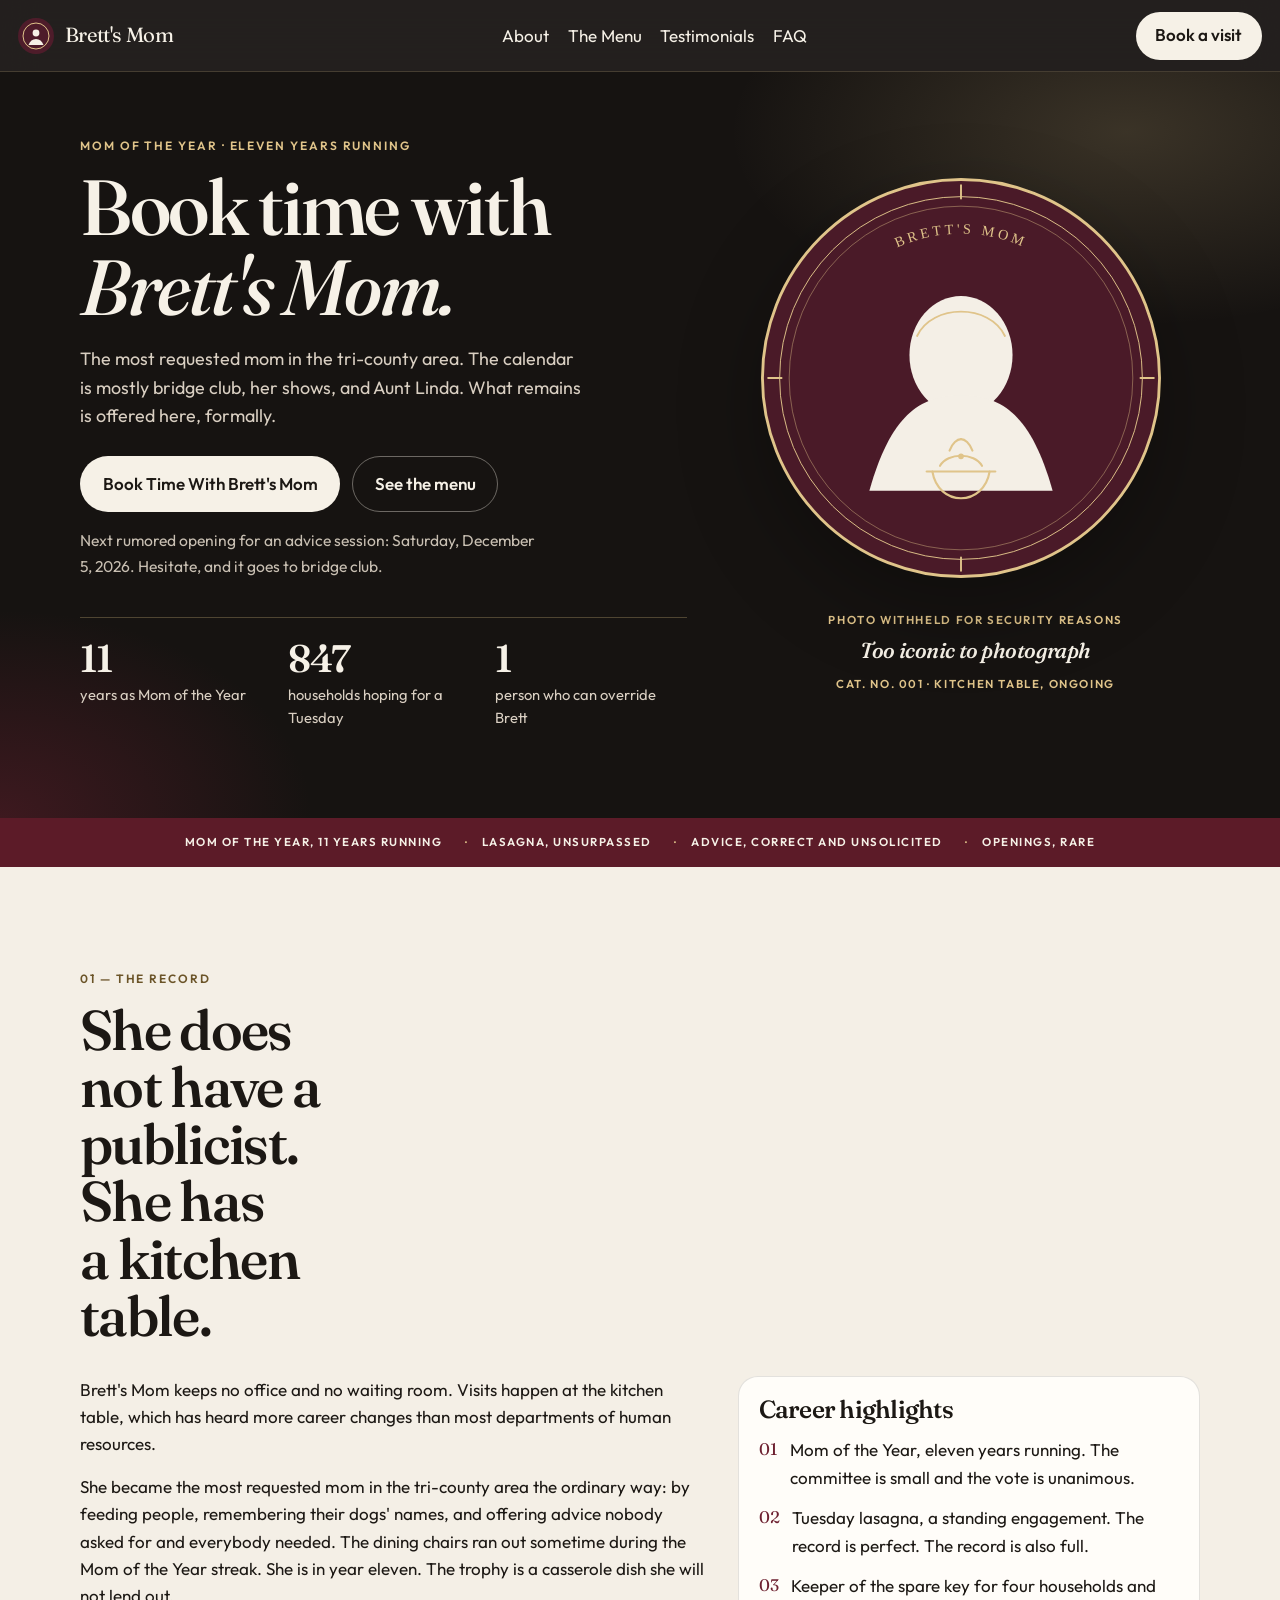
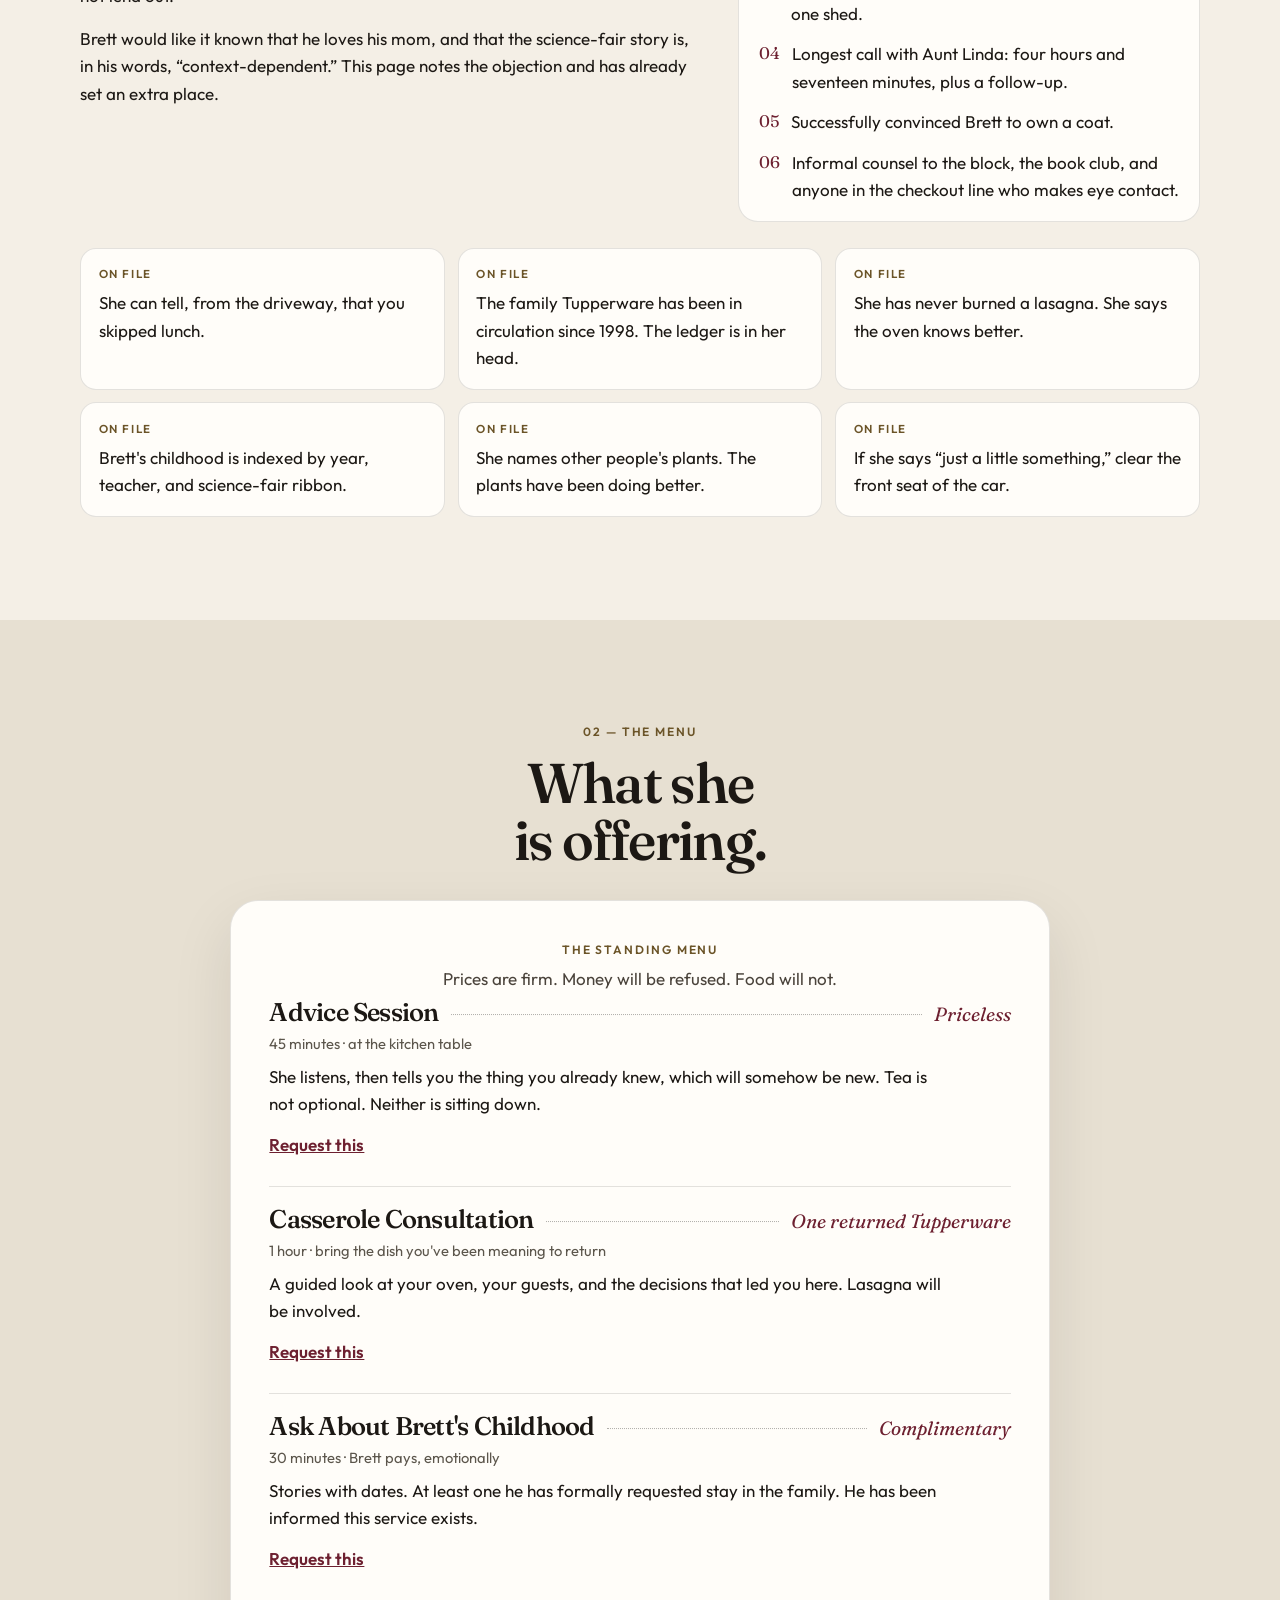
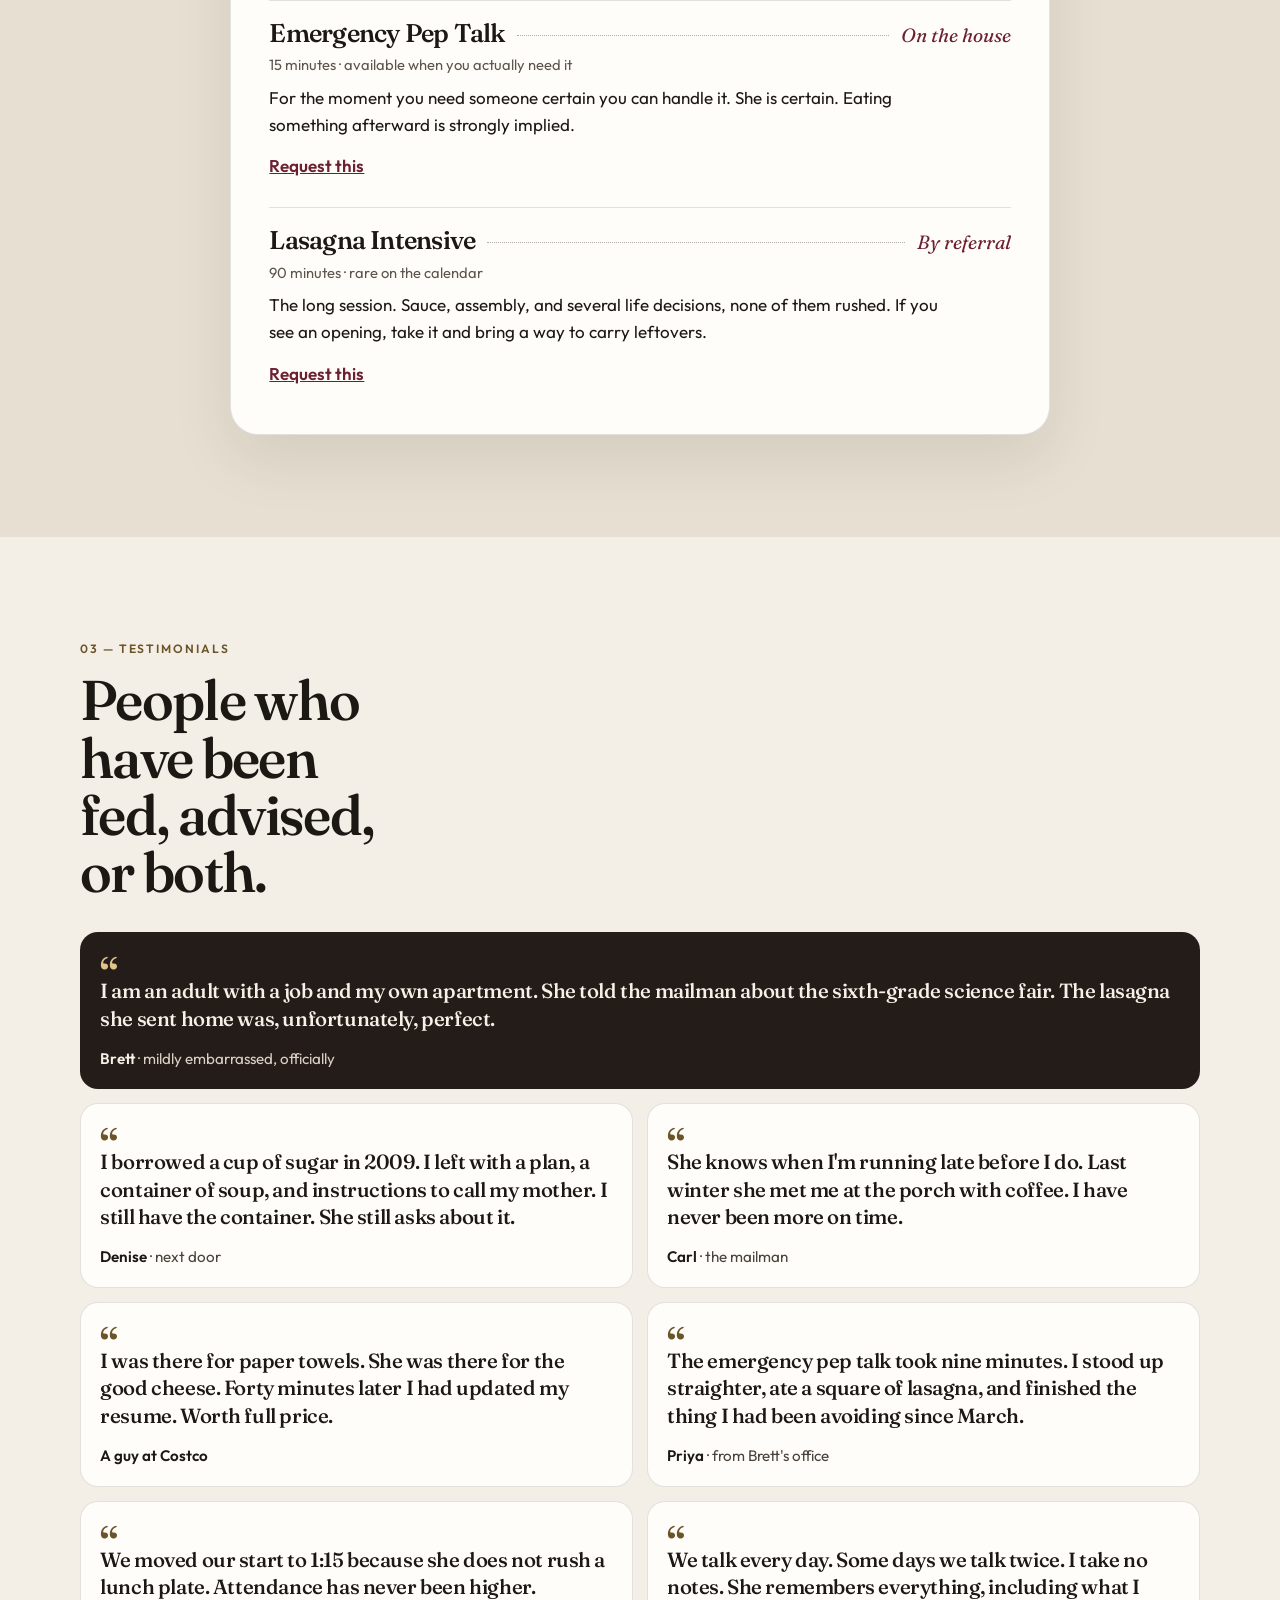
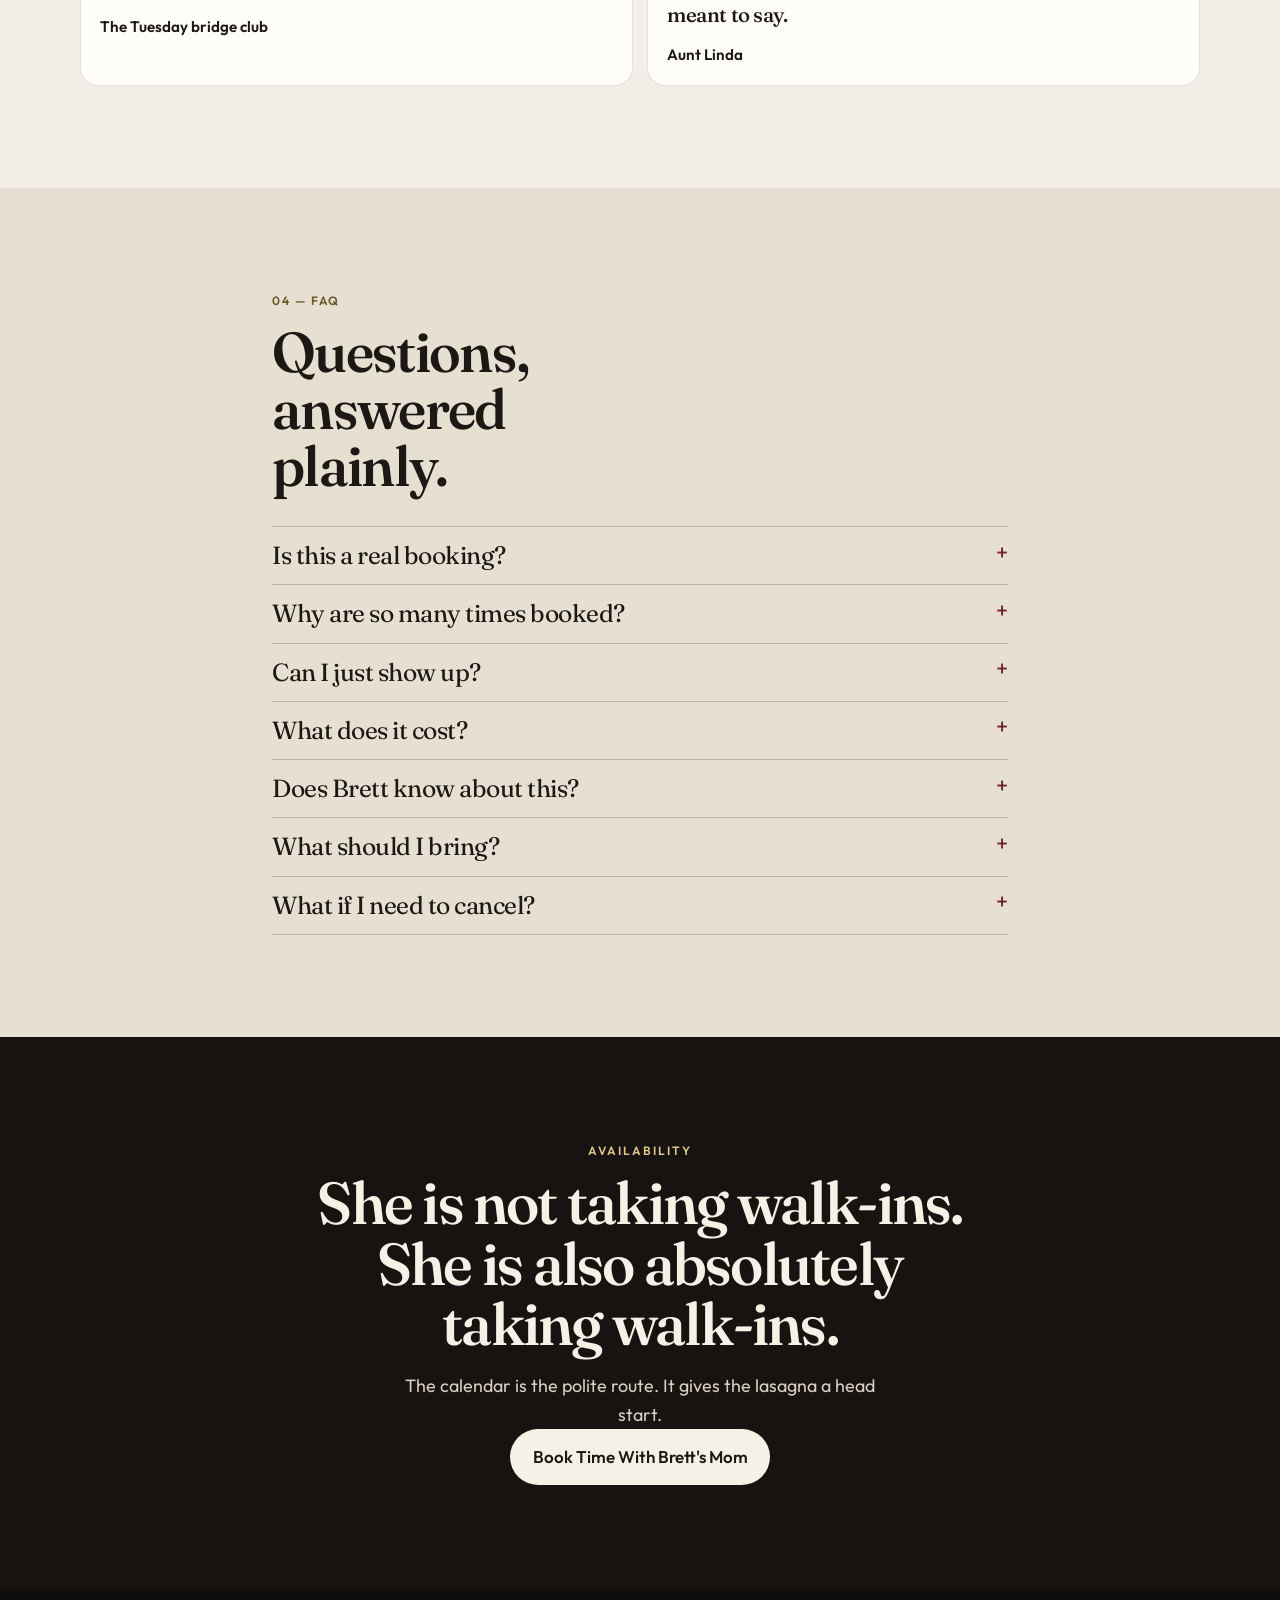
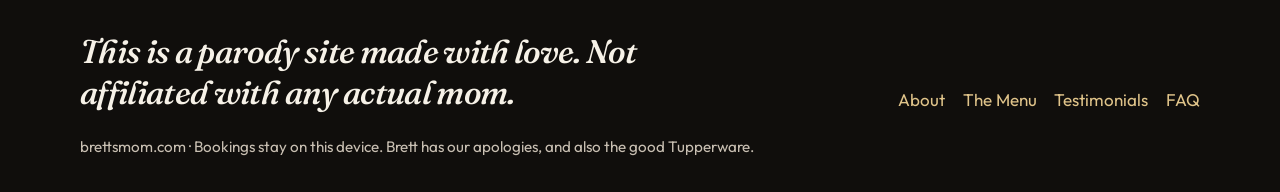
<file: index.html>
<!DOCTYPE html>
<html lang="en">
<head>
  <meta charset="utf-8">
  <meta name="viewport" content="width=device-width, initial-scale=1">
  <title>Brett's Mom — Book Time</title>
  <meta name="description" content="Request an audience with Brett's Mom. Mom of the Year, eleven years running. Advice, casseroles, and almost no open appointments.">
  <link rel="canonical" href="https://brettsmom.com/">
  <meta name="theme-color" content="#161311">
  <meta property="og:title" content="Brett's Mom — Book Time">
  <meta property="og:description" content="The most requested mom in the tri-county area. Limited availability. Unlimited casseroles. Brett has asked us to stop.">
  <meta property="og:type" content="website">
  <meta property="og:url" content="https://brettsmom.com/">
  <meta property="og:image" content="https://brettsmom.com/assets/og.png">
  <meta property="og:image:width" content="1200">
  <meta property="og:image:height" content="630">
  <meta property="og:image:alt" content="Brett's Mom. Book time. Mom of the Year, eleven years running.">
  <meta name="twitter:card" content="summary_large_image">
  <meta name="twitter:title" content="Brett's Mom — Book Time">
  <meta name="twitter:description" content="The most requested mom in the tri-county area. Limited availability. Unlimited casseroles.">
  <meta name="twitter:image" content="https://brettsmom.com/assets/og.png">
  <link rel="icon" href="favicon.svg" type="image/svg+xml">
  <link rel="icon" href="assets/favicon-32.png" sizes="32x32" type="image/png">
  <link rel="apple-touch-icon" href="assets/apple-touch-icon.png">
  <link rel="preconnect" href="https://fonts.googleapis.com">
  <link rel="preconnect" href="https://fonts.gstatic.com" crossorigin>
  <link href="https://fonts.googleapis.com/css2?family=Fraunces:ital,opsz,wght@0,9..144,500;0,9..144,600;0,9..144,700;1,9..144,500;1,9..144,600&family=Outfit:wght@400;500;600&display=swap" rel="stylesheet">
  <link rel="stylesheet" href="css/styles.css">
  <script>document.documentElement.classList.add("js");</script>
  <style>
    .nav-toggle { display: none; }
    .js .book-fallback { display: none; }
    .js .faq-panel { display: none; }
    .js .faq-item.is-open .faq-panel { display: block; }
  </style>
</head>
<body>
  <a class="skip" href="#content">Skip to content</a>
  <noscript class="noscript">JavaScript is off, so the calendar stays closed. Nothing would have been sent either way.</noscript>

  <header class="site-header" id="top" data-inert-root>
    <a class="brand" href="#top">
      <svg class="brand-mark" viewBox="0 0 36 36" aria-hidden="true">
        <rect width="36" height="36" rx="18" fill="#4e1c2a"/>
        <circle cx="18" cy="18" r="13" fill="none" stroke="#e0c48a" stroke-width="1"/>
        <circle cx="18" cy="15" r="3.4" fill="#f6f1e7"/>
        <path d="M10.5 27c1.4-4 4-6 7.5-6s6.1 2 7.5 6" fill="#f6f1e7"/>
      </svg>
      <span>Brett's Mom</span>
    </a>
    <nav class="primary-nav" aria-label="Primary">
      <ul id="nav-links" class="nav-links" data-nav-links>
        <li><a href="#about">About</a></li>
        <li><a href="#menu">The Menu</a></li>
        <li><a href="#stories">Testimonials</a></li>
        <li><a href="#questions">FAQ</a></li>
      </ul>
    </nav>
    <div class="header-actions">
      <a class="btn btn-light nav-cta" href="#book" data-book>
        <span class="nav-cta-long">Book a visit</span>
        <span class="nav-cta-short">Book</span>
      </a>
      <button type="button" class="nav-toggle" data-nav-toggle aria-expanded="false" aria-controls="nav-links">Menu</button>
    </div>
  </header>

  <main id="content" data-inert-root>
    <section class="hero" aria-labelledby="hero-title">
      <div class="wrap hero-grid">
        <div>
          <div class="return-banner" id="return-banner" hidden>
            <p id="return-copy"></p>
            <button type="button" id="return-view">View confirmation</button>
          </div>
          <p class="eyebrow">Mom of the Year · eleven years running</p>
          <h1 id="hero-title">Book time with<br><em>Brett's Mom.</em></h1>
          <p class="dek">The most requested mom in the tri-county area. The calendar is mostly bridge club, her shows, and Aunt Linda. What remains is offered here, formally.</p>
          <div class="hero-actions">
            <a class="btn btn-light btn-large" href="#book" data-book>Book Time With Brett's Mom</a>
            <a class="btn btn-ghost btn-large" href="#menu">See the menu</a>
          </div>
          <p class="whisper" id="next-opening" hidden></p>
          <ul class="stats">
            <li><strong>11</strong><span>years as Mom of the Year</span></li>
            <li><strong>847</strong><span>households hoping for a Tuesday</span></li>
            <li><strong>1</strong><span>person who can override Brett</span></li>
          </ul>
        </div>
        <figure class="portrait">
          <svg class="seal" viewBox="0 0 440 440" role="img" aria-label="Cameo placeholder. No photograph.">
            <circle cx="220" cy="220" r="208" fill="#4a1a28"/>
            <circle cx="220" cy="220" r="208" fill="none" stroke="#e0c48a" stroke-width="3"/>
            <circle cx="220" cy="220" r="190" fill="none" stroke="#e0c48a" stroke-width="1"/>
            <circle cx="220" cy="220" r="180" fill="none" stroke="#e0c48a" stroke-width="0.6" opacity="0.75"/>
            <g stroke="#e0c48a" stroke-width="2" stroke-linecap="round">
              <path d="M220 18 v14"/>
              <path d="M220 408 v14"/>
              <path d="M18 220 h14"/>
              <path d="M408 220 h14"/>
            </g>
            <path id="sealArc" d="M72,168 A160,160 0 0 1 368,168" fill="none"/>
            <text fill="#e0c48a" font-family="Georgia, 'Iowan Old Style', serif" font-size="15" letter-spacing="3.5">
              <textPath href="#sealArc" startOffset="50%" text-anchor="middle">BRETT'S MOM</textPath>
            </text>
            <g fill="#f4efe6">
              <ellipse cx="220" cy="196" rx="54" ry="62"/>
              <path d="M198 246h44c2 18-8 28-22 28s-24-10-22-28z"/>
              <path d="M124 338c22-78 52-100 96-100s74 22 96 100H124z"/>
            </g>
            <path d="M174 176c16-34 76-34 92 0" fill="none" stroke="#e0c48a" stroke-width="2" stroke-linecap="round"/>
            <g fill="none" stroke="#e0c48a" stroke-width="2.2" stroke-linecap="round" stroke-linejoin="round">
              <path d="M184 318h72"/>
              <path d="M190 318c3 18 16 28 30 28s27-10 30-28"/>
              <path d="M198 312c8-14 36-14 44 0"/>
              <circle cx="220" cy="302" r="3" fill="#e0c48a" stroke="none"/>
              <path d="M208 296c3-8 8-12 12-12"/>
              <path d="M232 296c-3-8-8-12-12-12"/>
            </g>
          </svg>
          <figcaption>
            <span>Photo withheld for security reasons</span>
            <strong>Too iconic to photograph</strong>
            <span class="cat-no">Cat. No. 001 · Kitchen table, ongoing</span>
          </figcaption>
        </figure>
      </div>
    </section>

    <ul class="honors" aria-label="Distinctions">
      <li>Mom of the Year, 11 years running</li>
      <li>Lasagna, unsurpassed</li>
      <li>Advice, correct and unsolicited</li>
      <li>Openings, rare</li>
    </ul>

    <section class="section" id="about" aria-labelledby="about-title">
      <div class="wrap">
        <header class="section-head">
          <p class="eyebrow">01 — The record</p>
          <h2 id="about-title">She does not have a publicist. She has a kitchen table.</h2>
        </header>
        <div class="about-grid">
          <div class="prose">
            <p>Brett's Mom keeps no office and no waiting room. Visits happen at the kitchen table, which has heard more career changes than most departments of human resources.</p>
            <p>She became the most requested mom in the tri-county area the ordinary way: by feeding people, remembering their dogs' names, and offering advice nobody asked for and everybody needed. The dining chairs ran out sometime during the Mom of the Year streak. She is in year eleven. The trophy is a casserole dish she will not lend out.</p>
            <p>Brett would like it known that he loves his mom, and that the science-fair story is, in his words, “context-dependent.” This page notes the objection and has already set an extra place.</p>
          </div>
          <aside class="record">
            <h3>Career highlights</h3>
            <ol class="highlights">
              <li><span>01</span><p>Mom of the Year, eleven years running. The committee is small and the vote is unanimous.</p></li>
              <li><span>02</span><p>Tuesday lasagna, a standing engagement. The record is perfect. The record is also full.</p></li>
              <li><span>03</span><p>Keeper of the spare key for four households and one shed.</p></li>
              <li><span>04</span><p>Longest call with Aunt Linda: four hours and seventeen minutes, plus a follow-up.</p></li>
              <li><span>05</span><p>Successfully convinced Brett to own a coat.</p></li>
              <li><span>06</span><p>Informal counsel to the block, the book club, and anyone in the checkout line who makes eye contact.</p></li>
            </ol>
          </aside>
        </div>
        <div class="facts">
          <article class="fact"><span>On file</span><p>She can tell, from the driveway, that you skipped lunch.</p></article>
          <article class="fact"><span>On file</span><p>The family Tupperware has been in circulation since 1998. The ledger is in her head.</p></article>
          <article class="fact"><span>On file</span><p>She has never burned a lasagna. She says the oven knows better.</p></article>
          <article class="fact"><span>On file</span><p>Brett's childhood is indexed by year, teacher, and science-fair ribbon.</p></article>
          <article class="fact"><span>On file</span><p>She names other people's plants. The plants have been doing better.</p></article>
          <article class="fact"><span>On file</span><p>If she says “just a little something,” clear the front seat of the car.</p></article>
        </div>
      </div>
    </section>

    <section class="section band" id="menu" aria-labelledby="menu-title">
      <div class="wrap">
        <header class="section-head center-head">
          <p class="eyebrow">02 — The menu</p>
          <h2 id="menu-title">What she is offering.</h2>
        </header>
        <div class="menu-card">
          <p class="menu-kicker">The standing menu</p>
          <p class="menu-note">Prices are firm. Money will be refused. Food will not.</p>
          <article class="dish">
            <div class="menu-top">
              <h3>Advice Session</h3>
              <span class="leader" aria-hidden="true"></span>
              <p class="price">Priceless</p>
            </div>
            <p class="duration">45 minutes · at the kitchen table</p>
            <p class="dish-copy">She listens, then tells you the thing you already knew, which will somehow be new. Tea is not optional. Neither is sitting down.</p>
            <p><a class="text-link" href="#book" data-book data-service="advice">Request this</a></p>
          </article>
          <article class="dish">
            <div class="menu-top">
              <h3>Casserole Consultation</h3>
              <span class="leader" aria-hidden="true"></span>
              <p class="price">One returned Tupperware</p>
            </div>
            <p class="duration">1 hour · bring the dish you've been meaning to return</p>
            <p class="dish-copy">A guided look at your oven, your guests, and the decisions that led you here. Lasagna will be involved.</p>
            <p><a class="text-link" href="#book" data-book data-service="casserole">Request this</a></p>
          </article>
          <article class="dish">
            <div class="menu-top">
              <h3>Ask About Brett's Childhood</h3>
              <span class="leader" aria-hidden="true"></span>
              <p class="price">Complimentary</p>
            </div>
            <p class="duration">30 minutes · Brett pays, emotionally</p>
            <p class="dish-copy">Stories with dates. At least one he has formally requested stay in the family. He has been informed this service exists.</p>
            <p><a class="text-link" href="#book" data-book data-service="childhood">Request this</a></p>
          </article>
          <article class="dish">
            <div class="menu-top">
              <h3>Emergency Pep Talk</h3>
              <span class="leader" aria-hidden="true"></span>
              <p class="price">On the house</p>
            </div>
            <p class="duration">15 minutes · available when you actually need it</p>
            <p class="dish-copy">For the moment you need someone certain you can handle it. She is certain. Eating something afterward is strongly implied.</p>
            <p><a class="text-link" href="#book" data-book data-service="peptalk">Request this</a></p>
          </article>
          <article class="dish">
            <div class="menu-top">
              <h3>Lasagna Intensive</h3>
              <span class="leader" aria-hidden="true"></span>
              <p class="price">By referral</p>
            </div>
            <p class="duration">90 minutes · rare on the calendar</p>
            <p class="dish-copy">The long session. Sauce, assembly, and several life decisions, none of them rushed. If you see an opening, take it and bring a way to carry leftovers.</p>
            <p><a class="text-link" href="#book" data-book data-service="lasagna">Request this</a></p>
          </article>
        </div>
      </div>
    </section>

    <section class="section" id="stories" aria-labelledby="stories-title">
      <div class="wrap">
        <header class="section-head">
          <p class="eyebrow">03 — Testimonials</p>
          <h2 id="stories-title">People who have been fed, advised, or both.</h2>
        </header>
        <div class="quotes">
          <figure class="quote featured">
            <blockquote>I am an adult with a job and my own apartment. She told the mailman about the sixth-grade science fair. The lasagna she sent home was, unfortunately, perfect.</blockquote>
            <figcaption><b>Brett</b> · mildly embarrassed, officially</figcaption>
          </figure>
          <figure class="quote">
            <blockquote>I borrowed a cup of sugar in 2009. I left with a plan, a container of soup, and instructions to call my mother. I still have the container. She still asks about it.</blockquote>
            <figcaption><b>Denise</b> · next door</figcaption>
          </figure>
          <figure class="quote">
            <blockquote>She knows when I'm running late before I do. Last winter she met me at the porch with coffee. I have never been more on time.</blockquote>
            <figcaption><b>Carl</b> · the mailman</figcaption>
          </figure>
          <figure class="quote">
            <blockquote>I was there for paper towels. She was there for the good cheese. Forty minutes later I had updated my resume. Worth full price.</blockquote>
            <figcaption><b>A guy at Costco</b></figcaption>
          </figure>
          <figure class="quote">
            <blockquote>The emergency pep talk took nine minutes. I stood up straighter, ate a square of lasagna, and finished the thing I had been avoiding since March.</blockquote>
            <figcaption><b>Priya</b> · from Brett's office</figcaption>
          </figure>
          <figure class="quote">
            <blockquote>We moved our start to 1:15 because she does not rush a lunch plate. Attendance has never been higher.</blockquote>
            <figcaption><b>The Tuesday bridge club</b></figcaption>
          </figure>
          <figure class="quote">
            <blockquote>We talk every day. Some days we talk twice. I take no notes. She remembers everything, including what I meant to say.</blockquote>
            <figcaption><b>Aunt Linda</b></figcaption>
          </figure>
        </div>
      </div>
    </section>

    <section class="section band" id="questions" aria-labelledby="faq-title">
      <div class="wrap narrow">
        <header class="section-head">
          <p class="eyebrow">04 — FAQ</p>
          <h2 id="faq-title">Questions, answered plainly.</h2>
        </header>
        <div class="faq-list">
          <div class="faq-item">
            <h3><button type="button" aria-expanded="false" aria-controls="faq-1" id="faq-q1">Is this a real booking?</button></h3>
            <div class="faq-panel" id="faq-1" role="region" aria-labelledby="faq-q1">
              <p>It behaves like one. You choose a service, a day, and a time, then receive a confirmation and a calendar file. Nothing is emailed. Nothing is stored on a server. Your email is checked so the form feels finished, then forgotten. If you leave a name, this browser remembers the visit. Brett's Mom remembers either way.</p>
            </div>
          </div>
          <div class="faq-item">
            <h3><button type="button" aria-expanded="false" aria-controls="faq-2" id="faq-q2">Why are so many times booked?</button></h3>
            <div class="faq-panel" id="faq-2" role="region" aria-labelledby="faq-q2">
              <p>Bridge club. Her shows. Aunt Linda. A neighbor who only needed a minute. The open slots are the openings. Scarcity is not a strategy. It is Tuesday.</p>
            </div>
          </div>
          <div class="faq-item">
            <h3><button type="button" aria-expanded="false" aria-controls="faq-3" id="faq-q3">Can I just show up?</button></h3>
            <div class="faq-panel" id="faq-3" role="region" aria-labelledby="faq-q3">
              <p>People do. She will act as if she had been hoping someone would. The calendar exists so the lasagna can be timed.</p>
            </div>
          </div>
          <div class="faq-item">
            <h3><button type="button" aria-expanded="false" aria-controls="faq-4" id="faq-q4">What does it cost?</button></h3>
            <div class="faq-panel" id="faq-4" role="region" aria-labelledby="faq-q4">
              <p>Priceless, complimentary, or one returned piece of Tupperware, depending on the service. She will refuse actual money and then send you home with food that exceeds it.</p>
            </div>
          </div>
          <div class="faq-item">
            <h3><button type="button" aria-expanded="false" aria-controls="faq-5" id="faq-q5">Does Brett know about this?</button></h3>
            <div class="faq-panel" id="faq-5" role="region" aria-labelledby="faq-q5">
              <p>He does now. A confirmed visit notes that he has been notified. He is not happy. He will still eat.</p>
            </div>
          </div>
          <div class="faq-item">
            <h3><button type="button" aria-expanded="false" aria-controls="faq-6" id="faq-q6">What should I bring?</button></h3>
            <div class="faq-panel" id="faq-6" role="region" aria-labelledby="faq-q6">
              <p>A story, an appetite, and any Tupperware you have been meaning to return. Please do not bring a camera. The portrait is withheld for security reasons, and also because it is too iconic to photograph.</p>
            </div>
          </div>
          <div class="faq-item">
            <h3><button type="button" aria-expanded="false" aria-controls="faq-7" id="faq-q7">What if I need to cancel?</button></h3>
            <div class="faq-panel" id="faq-7" role="region" aria-labelledby="faq-q7">
              <p>Life happens. She will say “don't be silly,” and she will mean it. Cancel anyway, so the opening can go to someone whose casserole situation is more urgent. There is no office to call. Closing the calendar file is enough. She already knows.</p>
            </div>
          </div>
        </div>
      </div>
    </section>

    <section class="closing" aria-labelledby="closing-title">
      <div class="wrap narrow">
        <p class="eyebrow">Availability</p>
        <h2 id="closing-title">She is not taking walk&#8209;ins. She is also absolutely taking walk&#8209;ins.</h2>
        <p class="dek">The calendar is the polite route. It gives the lasagna a head start.</p>
        <a class="btn btn-light btn-large" href="#book" data-book>Book Time With Brett's Mom</a>
      </div>
    </section>

    <section class="section book-fallback" id="book">
      <div class="wrap narrow">
        <h2>The calendar opens in this browser.</h2>
        <p class="dek">Turn on JavaScript to request a visit. No account, no message sent, no server. She would have preferred you simply knock.</p>
      </div>
    </section>
  </main>

  <footer class="site-footer" data-inert-root>
    <div class="wrap footer-grid">
      <p class="disclaimer">This is a parody site made with love. Not affiliated with any actual mom.</p>
      <ul class="footer-links">
        <li><a href="#about">About</a></li>
        <li><a href="#menu">The Menu</a></li>
        <li><a href="#stories">Testimonials</a></li>
        <li><a href="#questions">FAQ</a></li>
      </ul>
    </div>
    <div class="wrap">
      <p class="footer-note">brettsmom.com · Bookings stay on this device. Brett has our apologies, and also the good Tupperware.</p>
    </div>
  </footer>

  <div class="booking" id="booking" hidden>
    <div class="booking-dialog" role="dialog" aria-modal="true" aria-labelledby="booking-title">
      <div class="booking-top">
        <p class="booking-brand">Brett's Mom</p>
        <button type="button" class="btn btn-quiet" data-close>Close</button>
      </div>
      <div class="booking-layout">
        <aside id="booking-summary" class="booking-summary"></aside>
        <div id="booking-root" class="booking-main"></div>
      </div>
    </div>
  </div>

  <script type="module" src="js/site.js"></script>
  <script type="module" src="js/booking.js"></script>
</body>
</html>
</file>
<file: css/styles.css>
:root {
  --bg: #161311;
  --bg-deep: #100e0c;
  --paper: #f4efe6;
  --paper-deep: #e7e0d2;
  --card: #fffdf9;
  --ink: #1c1814;
  --ink-soft: #4a433b;
  --muted: #5c564c;
  --line: rgba(28, 24, 20, 0.12);
  --line-strong: rgba(28, 24, 20, 0.22);
  --oxblood: #6d2030;
  --oxblood-deep: #5c1b28;
  --brass: #e0c48a;
  --brass-deep: #6b5428;
  --cream: #f6f1e7;
  --serif: "Fraunces", "Iowan Old Style", Palatino, "Palatino Linotype", Georgia, serif;
  --sans: "Outfit", "Avenir Next", "Segoe UI", sans-serif;
  --mono: ui-monospace, "SFMono-Regular", Menlo, Consolas, monospace;
  --content: 1120px;
  --shadow: 0 24px 60px rgba(28, 24, 20, 0.1);
  color-scheme: light;
}

*,
*::before,
*::after { box-sizing: border-box; }

[hidden] { display: none !important; }

html { scroll-behavior: smooth; }

body {
  margin: 0;
  font-family: var(--sans);
  font-size: 1.0625rem;
  line-height: 1.6;
  color: var(--ink);
  background: var(--paper);
}

h1, h2, h3, p, ul, ol, figure, blockquote, dl, dd { margin: 0; }

h1, h2, h3 {
  font-family: var(--serif);
  font-weight: 560;
  letter-spacing: -0.03em;
  line-height: 1.02;
  text-wrap: balance;
  hyphens: none;
}

button, input { font: inherit; color: inherit; }

button { cursor: pointer; }
button:disabled,
.btn:disabled {
  cursor: not-allowed;
  opacity: 0.42;
}

::selection { background: #ead7c2; color: var(--ink); }

:focus-visible {
  outline: 2px solid var(--oxblood);
  outline-offset: 3px;
}

.nav :focus-visible,
.hero :focus-visible,
.closing :focus-visible,
.site-footer :focus-visible,
.honors :focus-visible {
  outline-color: var(--brass);
}

.skip {
  position: absolute;
  left: 1rem;
  top: -4rem;
  z-index: 100;
  background: white;
  color: var(--ink);
  padding: 0.55rem 0.8rem;
  border-radius: 8px;
}

.skip:focus { top: 0.75rem; }

.sr-only {
  position: absolute;
  width: 1px;
  height: 1px;
  padding: 0;
  margin: -1px;
  overflow: hidden;
  clip: rect(0, 0, 0, 0);
  white-space: nowrap;
  border: 0;
}

.wrap {
  width: min(var(--content), calc(100% - 2.5rem));
  margin-inline: auto;
}

.narrow { max-width: 46rem; }

.section { padding: clamp(4rem, 8vw, 6.75rem) 0; }

.band { background: var(--paper-deep); }

.eyebrow {
  margin-bottom: 0.8rem;
  font-size: 0.75rem;
  font-weight: 600;
  letter-spacing: 0.16em;
  text-transform: uppercase;
  color: var(--brass-deep);
}

.section-head { max-width: 18em; margin-bottom: 2rem; }
.center-head { margin-inline: auto; text-align: center; }

.section-head h2 { font-size: clamp(2.15rem, 4.4vw, 3.5rem); }

.btn {
  display: inline-flex;
  align-items: center;
  justify-content: center;
  gap: 0.5rem;
  min-height: 48px;
  padding: 0.7rem 1.15rem;
  border-radius: 999px;
  border: 1px solid transparent;
  text-decoration: none;
  font-weight: 560;
  line-height: 1.2;
  text-align: center;
}

.btn-large { min-height: 56px; padding-inline: 1.35rem; }

.btn-light { background: var(--cream); color: var(--ink); }
.btn-light:hover { background: white; }

.btn-solid { background: var(--oxblood); color: white; }
.btn-solid:hover { background: #571826; }

.btn-quiet {
  background: transparent;
  color: var(--ink);
  border-color: var(--line-strong);
}

.btn-quiet:hover { background: rgba(28, 24, 20, 0.04); }

.btn-ghost {
  background: transparent;
  color: var(--cream);
  border-color: rgba(246, 241, 231, 0.38);
}

.btn-ghost:hover { border-color: var(--brass); color: var(--brass); }

.nav-cta-short { display: none; }

.site-header {
  position: sticky;
  top: 0;
  z-index: 30;
  display: flex;
  align-items: center;
  justify-content: space-between;
  gap: 1rem;
  min-height: 72px;
  padding: 0.45rem 1.15rem;
  background: rgba(22, 19, 17, 0.94);
  color: var(--cream);
  border-bottom: 1px solid rgba(224, 196, 138, 0.18);
  backdrop-filter: blur(16px);
}

.brand {
  display: inline-flex;
  align-items: center;
  gap: 0.65rem;
  color: inherit;
  text-decoration: none;
  font-family: var(--serif);
  font-size: 1.28rem;
  letter-spacing: -0.03em;
  white-space: nowrap;
}

.brand-mark { width: 36px; height: 36px; flex: none; }

.nav-links {
  display: flex;
  gap: 0.15rem 1.15rem;
  list-style: none;
  padding: 0;
}

.nav-links a {
  color: inherit;
  text-decoration: none;
  min-height: 44px;
  display: inline-flex;
  align-items: center;
}

.nav-links a:hover { color: var(--brass); }

.header-actions { display: flex; align-items: center; gap: 0.5rem; }

.nav-toggle {
  display: none;
  min-height: 44px;
  padding: 0 0.9rem;
  border-radius: 999px;
  border: 1px solid rgba(246, 241, 231, 0.32);
  background: transparent;
  color: inherit;
}

.hero {
  background:
    radial-gradient(ellipse 50% 42% at 88% 8%, rgba(224, 196, 138, 0.18), transparent 62%),
    radial-gradient(ellipse 42% 48% at 0% 100%, rgba(109, 32, 48, 0.45), transparent 58%),
    var(--bg);
  color: var(--cream);
  padding: clamp(2.2rem, 5vw, 4.5rem) 0 clamp(3rem, 7vw, 5.5rem);
}

.hero-grid {
  display: grid;
  gap: clamp(2rem, 5vw, 4rem);
  align-items: center;
}

.hero .eyebrow { color: var(--brass); }

.hero h1 {
  font-size: clamp(2.85rem, 6.1vw, 5.9rem);
  font-weight: 560;
}

.hero h1 em { font-style: italic; font-weight: 520; }

.dek {
  max-width: 42ch;
  margin-top: 1.1rem;
  color: var(--ink-soft);
  font-size: 1.12rem;
}

.hero .dek,
.closing .dek { color: #d9cfc2; }

.hero-actions {
  display: flex;
  flex-wrap: wrap;
  gap: 0.75rem;
  margin-top: 1.6rem;
}

.whisper {
  max-width: 46ch;
  margin-top: 1rem;
  color: #c8bfb2;
  font-size: 0.98rem;
}

.return-banner {
  display: flex;
  flex-wrap: wrap;
  align-items: center;
  justify-content: space-between;
  gap: 0.75rem 1rem;
  margin-bottom: 1.5rem;
  padding: 0.8rem 0.95rem;
  border: 1px solid rgba(224, 196, 138, 0.35);
  border-radius: 14px;
  background: rgba(224, 196, 138, 0.08);
}

.return-banner p { margin: 0; }

.return-banner button {
  min-height: 40px;
  padding: 0.35rem 0.85rem;
  border-radius: 999px;
  border: 1px solid rgba(224, 196, 138, 0.55);
  background: transparent;
  color: var(--brass);
}

.stats {
  display: grid;
  grid-template-columns: repeat(3, minmax(0, 1fr));
  gap: 1rem;
  margin: 2.4rem 0 0;
  padding: 1.3rem 0 0;
  border-top: 1px solid rgba(224, 196, 138, 0.28);
  list-style: none;
}

.stats strong {
  display: block;
  font-family: var(--serif);
  font-size: clamp(1.8rem, 3vw, 2.5rem);
  font-weight: 560;
  letter-spacing: -0.03em;
  line-height: 1;
}

.stats span { display: block; margin-top: 0.35rem; color: #d9cfc2; font-size: 0.92rem; }

.portrait { margin: 0; }

.seal { width: min(100%, 420px); height: auto; margin-inline: auto; filter: drop-shadow(0 30px 40px rgba(0, 0, 0, 0.28)); }

.portrait figcaption { margin-top: 1rem; text-align: center; }

.portrait figcaption span,
.cat-no {
  display: block;
  margin-bottom: 0.3rem;
  color: var(--brass);
  font-size: 0.72rem;
  font-weight: 600;
  letter-spacing: 0.14em;
  text-transform: uppercase;
}

.portrait figcaption strong {
  display: block;
  font-family: var(--serif);
  font-size: 1.35rem;
  font-weight: 520;
  font-style: italic;
  letter-spacing: -0.02em;
}

.cat-no { margin-top: 0.35rem; color: #c8bfb2; font-style: normal; }

.honors {
  display: flex;
  flex-wrap: wrap;
  justify-content: center;
  gap: 0;
  margin: 0;
  padding: 0.15rem 1rem;
  list-style: none;
  background: var(--oxblood-deep);
  color: var(--cream);
}

.honors li {
  padding: 0.8rem 0.7rem;
  font-size: 0.72rem;
  font-weight: 600;
  letter-spacing: 0.13em;
  text-transform: uppercase;
}

.honors li + li::before {
  content: "·";
  margin-right: 0.85rem;
  color: var(--brass);
}

.about-grid {
  display: grid;
  gap: 1.5rem;
}

.prose { max-width: 62ch; }

.prose p + p { margin-top: 1rem; }

.record {
  background: var(--card);
  border: 1px solid var(--line);
  border-radius: 20px;
  padding: 1.25rem 1.25rem 1.1rem;
}

.record h3 { margin-bottom: 0.9rem; font-size: 1.55rem; }

.highlights { list-style: none; padding: 0; display: grid; gap: 0.85rem; }

.highlights li { display: grid; grid-template-columns: auto 1fr; gap: 0.75rem; }

.highlights span {
  font-family: var(--serif);
  color: var(--oxblood);
  font-size: 1.05rem;
}

.facts {
  display: grid;
  gap: 0.8rem;
  margin-top: 1.6rem;
}

.fact {
  background: var(--card);
  border: 1px solid var(--line);
  border-radius: 16px;
  padding: 1.05rem 1.1rem 1.1rem;
}

.fact span {
  display: block;
  margin-bottom: 0.35rem;
  color: var(--brass-deep);
  font-size: 0.72rem;
  font-weight: 600;
  letter-spacing: 0.14em;
  text-transform: uppercase;
}

.menu-card {
  max-width: 820px;
  margin-inline: auto;
  padding: clamp(1.3rem, 3vw, 2.4rem);
  background: var(--card);
  border: 1px solid var(--line);
  border-radius: 28px;
  box-shadow: var(--shadow);
}

.menu-kicker {
  margin-bottom: 0.4rem;
  text-align: center;
  color: var(--brass-deep);
  font-size: 0.75rem;
  font-weight: 600;
  letter-spacing: 0.16em;
  text-transform: uppercase;
}

.menu-note {
  margin: 0 auto 0.4rem;
  max-width: 46ch;
  text-align: center;
  color: var(--ink-soft);
}

.dish + .dish {
  margin-top: 1.2rem;
  padding-top: 1.2rem;
  border-top: 1px solid var(--line);
}

.menu-top {
  display: flex;
  align-items: baseline;
  gap: 0.75rem;
}

.menu-top h3 { font-size: clamp(1.45rem, 2vw, 1.8rem); }

.leader {
  flex: 1;
  border-bottom: 1px dotted rgba(28, 24, 20, 0.35);
  transform: translateY(-0.35em);
}

.price {
  font-family: var(--serif);
  font-style: italic;
  font-size: 1.2rem;
  color: var(--oxblood);
  white-space: nowrap;
}

.duration {
  margin-top: 0.15rem;
  color: var(--muted);
  font-size: 0.92rem;
}

.dish-copy { margin-top: 0.45rem; max-width: 62ch; }

.text-link {
  display: inline-flex;
  align-items: center;
  min-height: 44px;
  margin-top: 0.35rem;
  color: var(--oxblood);
  font-weight: 600;
}

.quotes { display: grid; gap: 0.85rem; }

.quote {
  background: var(--card);
  border: 1px solid var(--line);
  border-radius: 18px;
  padding: 1.25rem 1.2rem 1.1rem;
}

.quote blockquote {
  font-family: var(--serif);
  font-size: 1.28rem;
  font-weight: 520;
  line-height: 1.35;
  letter-spacing: -0.02em;
}

.quote blockquote::before {
  content: "“";
  display: block;
  height: 1.5rem;
  color: var(--brass-deep);
  font-size: 2.7rem;
  line-height: 1;
}

.quote figcaption { margin-top: 0.9rem; color: var(--ink-soft); font-size: 0.95rem; }
.quote figcaption b { color: var(--ink); font-weight: 600; }

.quote.featured {
  background: #241c19;
  color: var(--cream);
  border-color: transparent;
}

.quote.featured blockquote::before { color: var(--brass); }
.quote.featured figcaption,
.quote.featured figcaption b { color: #d9cfc2; }
.quote.featured figcaption b { color: var(--cream); }

.faq-item { border-top: 1px solid var(--line-strong); }
.faq-item:last-child { border-bottom: 1px solid var(--line-strong); }

.faq-item h3 { font-weight: inherit; }

.faq-item button {
  position: relative;
  width: 100%;
  padding: 1rem 2.2rem 1rem 0;
  border: 0;
  background: transparent;
  text-align: left;
  font-family: var(--serif);
  font-size: clamp(1.25rem, 2vw, 1.55rem);
  letter-spacing: -0.02em;
}

.js .faq-item button::after {
  content: "+";
  position: absolute;
  right: 0;
  top: 0.85rem;
  color: var(--oxblood);
  font-family: var(--sans);
  font-size: 1.4rem;
}

.js .faq-item.is-open button::after { content: "–"; }

.faq-panel { max-width: 65ch; padding-bottom: 1rem; color: var(--ink-soft); }

.js .faq-panel { display: none; }
.js .faq-item.is-open .faq-panel { display: block; }
.js .book-fallback { display: none; }

.closing {
  background: var(--bg);
  color: var(--cream);
  text-align: center;
  padding: clamp(4rem, 9vw, 6.5rem) 0;
}

.closing .eyebrow { color: var(--brass); }
.closing h2 { font-size: clamp(2.2rem, 5vw, 3.7rem); margin-bottom: 0.85rem; }
.closing .dek { margin-inline: auto; }

.site-footer {
  background: var(--bg-deep);
  color: #e7e0d4;
  padding: 2.6rem 0 2rem;
}

.footer-grid { display: grid; gap: 1.4rem; }

.disclaimer {
  max-width: 18em;
  font-family: var(--serif);
  font-style: italic;
  font-weight: 520;
  font-size: clamp(1.45rem, 3vw, 2.05rem);
  letter-spacing: -0.02em;
  line-height: 1.25;
  color: var(--cream);
}

.footer-links {
  display: flex;
  flex-wrap: wrap;
  gap: 0.4rem 1.1rem;
  list-style: none;
  padding: 0;
}

.footer-links a { color: var(--brass); text-decoration: none; }
.footer-links a:hover { text-decoration: underline; text-underline-offset: 0.18em; }

.footer-note { margin-top: 1.4rem; color: #c8bfb2; font-size: 0.95rem; }

.noscript {
  display: block;
  padding: 0.85rem 1rem;
  background: var(--oxblood-deep);
  color: var(--cream);
  text-align: center;
}

.missing {
  min-height: 100vh;
  display: grid;
  align-content: center;
  justify-items: center;
  gap: 0.9rem;
  padding: 2rem;
  text-align: center;
  background: var(--bg);
  color: var(--cream);
}

.missing .eyebrow { color: var(--brass); }
.missing h1 { max-width: 12ch; font-size: clamp(2.6rem, 7vw, 4.6rem); }
.missing p { max-width: 36ch; color: #d9cfc2; }

.booking {
  position: fixed;
  inset: 0;
  z-index: 80;
  display: grid;
  place-items: end center;
  background: rgba(16, 12, 10, 0.64);
}

.booking-dialog {
  width: 100%;
  height: 100dvh;
  display: flex;
  flex-direction: column;
  min-height: 0;
  background: var(--paper);
  color: var(--ink);
}

.booking-top {
  display: flex;
  align-items: center;
  justify-content: space-between;
  gap: 1rem;
  flex: none;
  padding: 0.85rem 1rem;
  border-bottom: 1px solid var(--line);
}

.booking-brand {
  font-family: var(--serif);
  font-size: 1.25rem;
  letter-spacing: -0.03em;
}

.booking-layout {
  flex: 1;
  min-height: 0;
  display: grid;
  grid-template-columns: 1fr;
  overflow: auto;
}

.booking-summary {
  background: #241c19;
  color: var(--cream);
  padding: 1rem 1.05rem 1.1rem;
}

.summary-kicker,
.summary-label,
.ticket-kicker {
  color: var(--brass);
  font-size: 0.72rem;
  font-weight: 600;
  letter-spacing: 0.14em;
  text-transform: uppercase;
}

.summary-title {
  margin: 0.25rem 0 0.35rem;
  font-family: var(--serif);
  font-size: 1.7rem;
  letter-spacing: -0.03em;
}

.summary-copy { color: #d9cfc2; font-size: 0.92rem; }
.summary-value { font-family: var(--serif); font-size: 1.12rem; line-height: 1.35; }
.summary-meta { color: #d9cfc2; font-size: 0.88rem; }
.summary-block + .summary-block { margin-top: 0.9rem; }

.booking-main {
  padding: 1.1rem 1.05rem calc(1rem + env(safe-area-inset-bottom));
}

.booking-main h2 { font-size: clamp(1.8rem, 3vw, 2.45rem); margin-bottom: 0.45rem; }

.step-lead { max-width: 58ch; margin-bottom: 1rem; color: var(--ink-soft); }

.steps {
  display: flex;
  gap: 0.9rem;
  margin: 0 0 0.9rem;
  padding: 0;
  list-style: none;
  color: #7d756b;
  font-size: 0.72rem;
  font-weight: 600;
  letter-spacing: 0.14em;
  text-transform: uppercase;
}

.steps .is-current { color: var(--ink); }
.steps .is-done { color: var(--oxblood); }

.service-list { display: grid; gap: 0.65rem; }

.service-option {
  display: grid;
  grid-template-columns: 1fr auto;
  gap: 0.15rem 1rem;
  width: 100%;
  padding: 0.9rem 1rem;
  border: 1px solid var(--line-strong);
  border-radius: 16px;
  background: var(--card);
  text-align: left;
}

.service-option.is-selected {
  border-color: var(--oxblood);
  box-shadow: inset 0 0 0 1px var(--oxblood);
}

.service-name { font-weight: 600; }
.service-price { font-family: var(--serif); font-style: italic; color: var(--oxblood); }
.service-meta,
.service-blurb { grid-column: 1 / -1; }
.service-meta { color: var(--muted); font-size: 0.86rem; }
.service-blurb { color: var(--ink-soft); font-size: 0.95rem; }

.step-actions {
  position: sticky;
  bottom: 0;
  display: flex;
  justify-content: space-between;
  gap: 0.75rem;
  margin-top: 0.6rem;
  padding: 0.85rem 0 calc(0.35rem + env(safe-area-inset-bottom));
  background: var(--paper);
  box-shadow: 0 -16px 16px var(--paper);
}

.dt-grid { display: grid; gap: 1.1rem; align-items: start; }

.cal-head {
  display: grid;
  grid-template-columns: 44px 1fr 44px;
  align-items: center;
  gap: 0.4rem;
  margin-bottom: 0.35rem;
}

.cal-head h3 { text-align: center; font-size: 1.25rem; }

.icon-btn {
  width: 44px;
  height: 44px;
  display: inline-flex;
  align-items: center;
  justify-content: center;
  border: 1px solid var(--line-strong);
  border-radius: 50%;
  background: transparent;
}

.icon-btn:disabled { opacity: 0.35; }

.calendar { width: 100%; border-collapse: separate; border-spacing: 4px; }
.calendar th {
  padding-bottom: 0.2rem;
  color: var(--muted);
  font-size: 0.72rem;
  font-weight: 600;
  letter-spacing: 0.08em;
  text-transform: uppercase;
}
.calendar td { padding: 0; }

.day {
  position: relative;
  display: grid;
  place-items: center;
  width: 100%;
  aspect-ratio: 1;
  border: 0;
  border-radius: 12px;
  background: transparent;
}

.day:hover:not(:disabled) { background: rgba(109, 32, 48, 0.08); }
.day.is-today { box-shadow: inset 0 0 0 1px rgba(28, 24, 20, 0.4); }
.day.is-selected,
.day.is-selected:hover { background: var(--oxblood); color: white; }
.day:disabled { color: #b3ab9f; }

.dot {
  width: 5px;
  height: 5px;
  border-radius: 50%;
  background: var(--oxblood);
}

.day .dot {
  position: absolute;
  bottom: 5px;
  left: 50%;
  transform: translateX(-50%);
}

.day.is-selected .dot { background: var(--cream); }

.cal-legend {
  display: flex;
  align-items: center;
  gap: 0.4rem;
  margin-top: 0.35rem;
  color: var(--muted);
  font-size: 0.88rem;
}

.slot-heading { margin-bottom: 0.55rem; font-family: var(--serif); font-size: 1.25rem; }
.slot-empty { color: var(--ink-soft); }
.slot-list { display: grid; gap: 0.4rem; margin: 0; padding: 0; list-style: none; }

.slot {
  display: flex;
  justify-content: space-between;
  gap: 0.75rem;
  align-items: center;
  width: 100%;
  min-height: 48px;
  padding: 0.65rem 0.8rem;
  border: 1px solid var(--line-strong);
  border-radius: 12px;
  background: var(--card);
  text-align: left;
}

.slot.is-selected { background: var(--oxblood); border-color: var(--oxblood); color: white; }

.slot-booked {
  display: flex;
  justify-content: space-between;
  gap: 0.8rem;
  align-items: baseline;
  padding: 0.55rem 0.1rem;
  border-bottom: 1px solid var(--line);
  color: var(--ink-soft);
}

.reason { font-family: var(--serif); font-style: italic; text-align: right; }

.text-button {
  min-height: 44px;
  margin-top: 0.35rem;
  padding: 0.35rem 0;
  border: 0;
  background: none;
  color: var(--oxblood);
  font-weight: 600;
  text-decoration: underline;
  text-underline-offset: 0.18em;
}

.field { display: flex; flex-direction: column; gap: 0.35rem; margin-bottom: 0.9rem; }
.field label { font-weight: 600; }

.field input {
  width: 100%;
  min-height: 48px;
  padding: 0.75rem 0.85rem;
  border: 1px solid var(--line-strong);
  border-radius: 12px;
  background: white;
  font-size: 16px;
}

.fine { color: var(--muted); font-size: 0.9rem; }
.fine.center, .qr-caption { text-align: center; }
.error { color: var(--oxblood); font-size: 0.9rem; }
.error:empty { display: none; }

.error-summary {
  margin-bottom: 0.8rem;
  padding: 0.7rem 0.8rem;
  border-radius: 12px;
  background: rgba(109, 32, 48, 0.08);
  color: var(--oxblood);
}

.process { max-width: 440px; margin: 6vh auto 0; }

.progress {
  height: 4px;
  margin-top: 1.1rem;
  overflow: hidden;
  border-radius: 99px;
  background: #e4dccb;
}

.progress span {
  display: block;
  width: 0;
  height: 100%;
  background: var(--oxblood);
  transition: width 0.45s ease;
}

.status-list { margin: 1rem 0 0; padding: 0; list-style: none; }

.status-list li {
  position: relative;
  padding: 0.42rem 0 0.42rem 1.4rem;
  color: #7d756b;
}

.status-list li.is-done { color: var(--ink); }
.status-list li.is-active { color: var(--oxblood); font-weight: 650; }

.status-list li.is-done::before,
.status-list li.is-active::before {
  content: "";
  position: absolute;
  left: 0;
  top: 0.72rem;
  width: 0.55rem;
  height: 0.55rem;
  border-radius: 50%;
  background: var(--oxblood);
}

.status-list li.is-active::before { box-shadow: 0 0 0 4px rgba(109, 32, 48, 0.14); }

.ticket {
  max-width: 480px;
  margin: 0.25rem auto 1rem;
  padding: 1.35rem 1.2rem 1.15rem;
  border: 1px solid var(--line-strong);
  border-radius: 22px;
  background: var(--card);
  box-shadow: var(--shadow);
  text-align: center;
}

.ticket-top { display: flex; flex-direction: column; align-items: center; gap: 0.35rem; }
.mini-seal { width: 64px; height: 64px; }
.ticket-kicker { color: var(--brass-deep); }
.ticket-ref {
  margin: 0.45rem 0 0.9rem;
  font-family: var(--mono);
  font-size: 1.15rem;
  letter-spacing: 0.08em;
}

.ticket-dl { display: grid; gap: 0.55rem; margin-bottom: 0.9rem; text-align: left; }
.ticket-dl div { display: grid; grid-template-columns: 6.2rem 1fr; gap: 0.5rem; }
.ticket-dl dt {
  color: var(--brass-deep);
  font-size: 0.75rem;
  font-weight: 600;
  letter-spacing: 0.08em;
  text-transform: uppercase;
}
.ticket-dl dd { margin: 0; }

.qr-wrap {
  width: 148px;
  margin: 0.15rem auto 0.4rem;
  padding: 8px;
  border: 1px solid var(--line);
  background: white;
}

.qr { display: block; width: 100%; height: auto; }
.qr-caption { color: var(--ink-soft); font-size: 0.9rem; }

.ticket-actions {
  display: flex;
  flex-wrap: wrap;
  justify-content: center;
  gap: 0.5rem;
  margin-top: 1rem;
}

.brett-note {
  margin-top: 1rem;
  font-family: var(--serif);
  font-style: italic;
  font-size: 1.28rem;
}

@media (min-width: 800px) {
  .about-grid { grid-template-columns: 1.15fr 0.85fr; gap: 2rem; align-items: start; }
  .facts { grid-template-columns: repeat(3, 1fr); }
  .quotes { grid-template-columns: 1fr 1fr; }
  .quote.featured { grid-column: 1 / -1; }
  .footer-grid { grid-template-columns: 1.4fr 0.8fr; align-items: end; }
  .footer-links { justify-content: flex-end; }
}

@media (min-width: 860px) {
  .booking { place-items: center; padding: 28px; }
  .booking-dialog {
    width: min(980px, 100%);
    height: min(900px, calc(100dvh - 36px));
    border-radius: 24px;
    box-shadow: 0 40px 90px rgba(0, 0, 0, 0.35);
  }
  .booking-layout { grid-template-columns: 260px 1fr; overflow: hidden; }
  .booking-layout.is-single { grid-template-columns: 1fr; }
  .booking-summary, .booking-main { overflow: auto; }
  .booking-summary { padding: 1.4rem 1.2rem 1.5rem; }
  .summary-copy, .summary-title { display: block; }
}

@media (min-width: 960px) {
  .hero-grid { grid-template-columns: minmax(0, 1.15fr) minmax(280px, 0.85fr); }
}

@media (max-width: 859px) {
  .js .nav-toggle { display: inline-flex; align-items: center; }
  .js .nav-links {
    display: none;
    position: absolute;
    top: 100%;
    left: 0;
    right: 0;
    flex-direction: column;
    gap: 0;
    padding: 0.25rem 1.2rem 0.8rem;
    background: #161311;
    border-bottom: 1px solid rgba(224, 196, 138, 0.2);
  }
  .js .nav-links.is-open { display: flex; }
  .summary-copy, .summary-title, .summary-kicker { display: none; }
  .booking-summary { display: flex; flex-wrap: wrap; gap: 0.8rem 1.3rem; }
  .summary-block + .summary-block { margin-top: 0; }
}

@container (min-width: 640px) {
  .dt-grid { grid-template-columns: 1.05fr 0.95fr; }
}

.booking-main { container-type: inline-size; }

@media (max-width: 640px) {
  .wrap { width: min(var(--content), calc(100% - 1.7rem)); }
  .hero-actions { flex-direction: column; align-items: stretch; }
  .leader { display: none; }
  .menu-top { flex-wrap: wrap; }
  .price { white-space: normal; }
  .ticket-actions .btn { flex: 1 1 100%; }
}

@media (max-width: 420px) {
  .nav-cta-long { display: none; }
  .nav-cta-short { display: inline; }
  .stats { gap: 0.55rem; }
  .stats span { font-size: 0.78rem; }
}

@media (prefers-reduced-motion: reduce) {
  html { scroll-behavior: auto; }
  *,
  *::before,
  *::after {
    animation: none !important;
    transition: none !important;
  }
}
</file>
